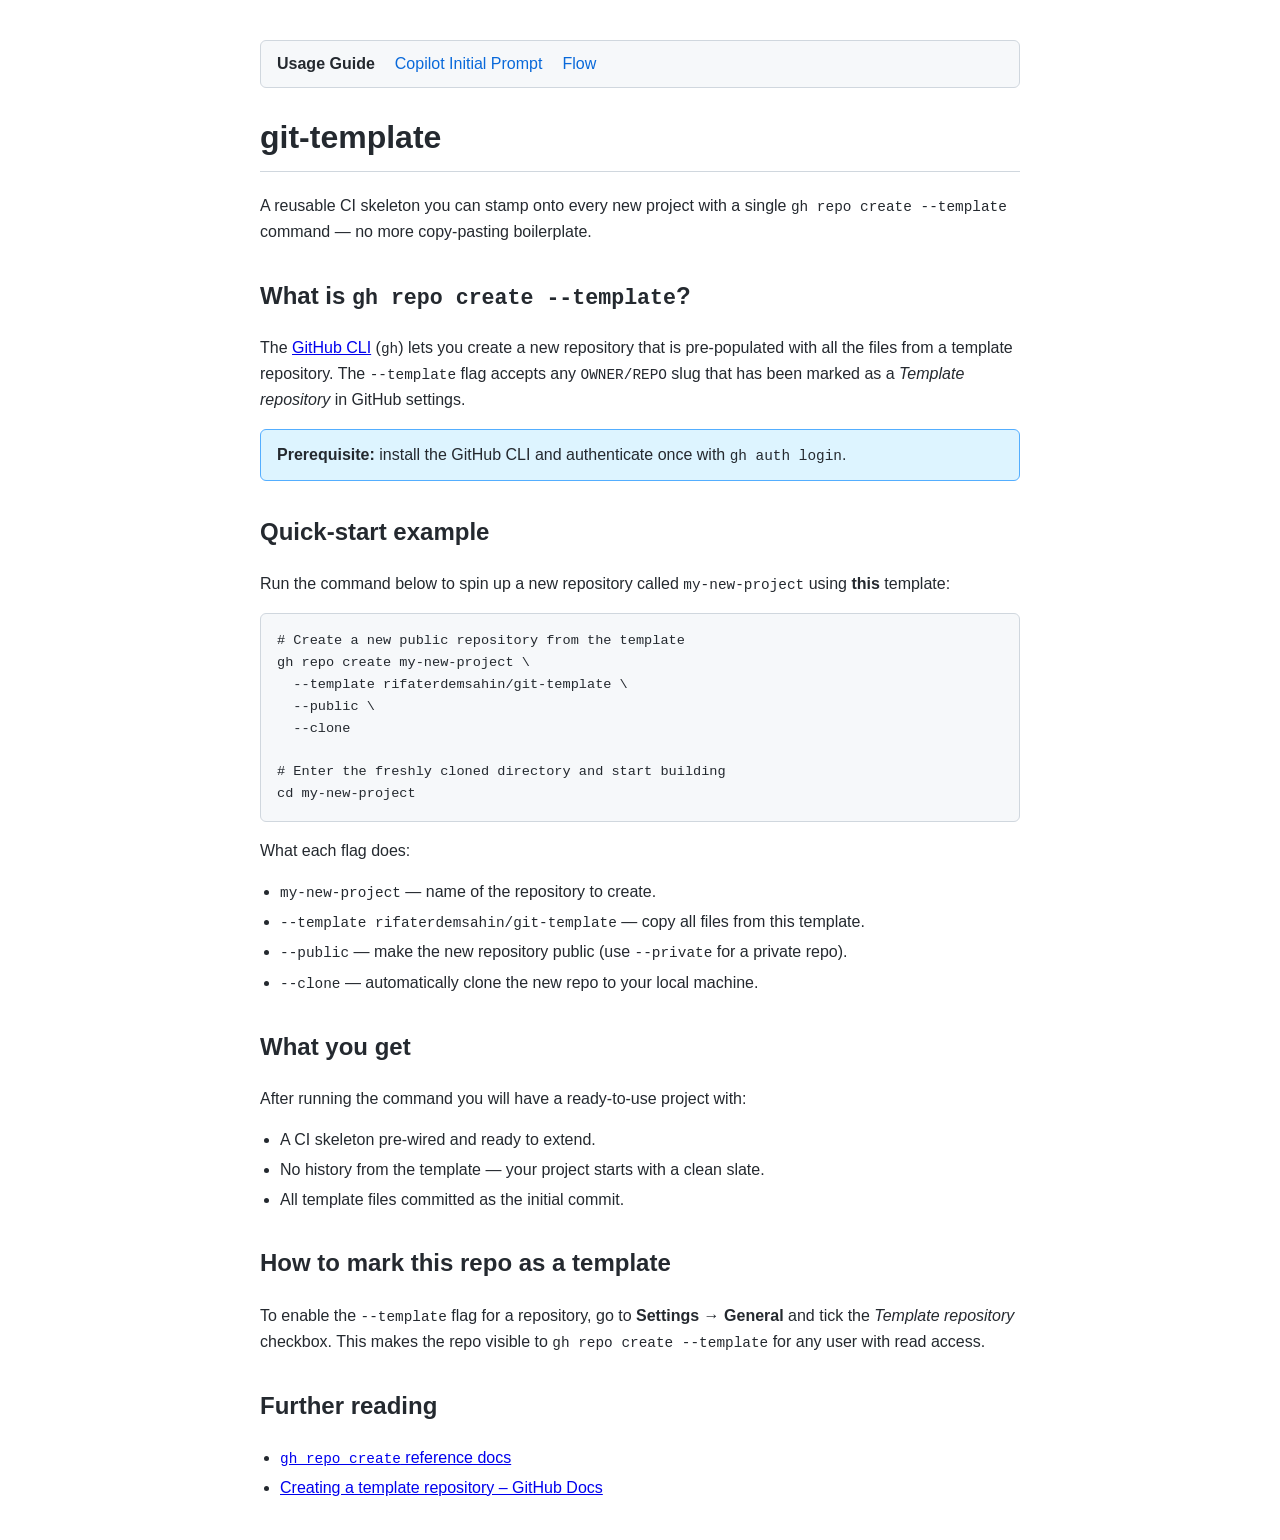
<file: index.html>
<!DOCTYPE html>
<html lang="en">
<head>
  <meta charset="UTF-8" />
  <meta name="viewport" content="width=device-width, initial-scale=1.0" />
  <title>git-template – Usage Guide</title>
  <link rel="stylesheet" href="styles.css" />
</head>
<body>

  <nav>
    <a href="index.html" class="active">Usage Guide</a>
    <a href="initial_prompt.html">Copilot Initial Prompt</a>
    <a href="flow.html">Flow</a>
  </nav>

  <h1>git-template</h1>
  <p>
    A reusable CI skeleton you can stamp onto every new project with a single
    <code>gh repo create --template</code> command — no more copy-pasting
    boilerplate.
  </p>

  <h2>What is <code>gh repo create --template</code>?</h2>
  <p>
    The <a href="https://cli.github.com/" target="_blank" rel="noopener">GitHub CLI</a>
    (<code>gh</code>) lets you create a new repository that is pre-populated
    with all the files from a template repository.  The
    <code>--template</code> flag accepts any
    <code>OWNER/REPO</code> slug that has been marked as a
    <em>Template repository</em> in GitHub settings.
  </p>

  <div class="note">
    <strong>Prerequisite:</strong> install the GitHub CLI and authenticate once
    with <code>gh auth login</code>.
  </div>

  <h2>Quick-start example</h2>
  <p>
    Run the command below to spin up a new repository called
    <code>my-new-project</code> using <strong>this</strong> template:
  </p>
  <pre><code># Create a new public repository from the template
gh repo create my-new-project \
  --template rifaterdemsahin/git-template \
  --public \
  --clone

# Enter the freshly cloned directory and start building
cd my-new-project</code></pre>

  <p>What each flag does:</p>
  <ul>
    <li><code>my-new-project</code> — name of the repository to create.</li>
    <li><code>--template rifaterdemsahin/git-template</code> — copy all files from this template.</li>
    <li><code>--public</code> — make the new repository public (use <code>--private</code> for a private repo).</li>
    <li><code>--clone</code> — automatically clone the new repo to your local machine.</li>
  </ul>

  <h2>What you get</h2>
  <p>After running the command you will have a ready-to-use project with:</p>
  <ul>
    <li>A CI skeleton pre-wired and ready to extend.</li>
    <li>No history from the template — your project starts with a clean slate.</li>
    <li>All template files committed as the initial commit.</li>
  </ul>

  <h2>How to mark this repo as a template</h2>
  <p>
    To enable the <code>--template</code> flag for a repository, go to
    <strong>Settings → General</strong> and tick the
    <em>Template repository</em> checkbox.  This makes the repo visible to
    <code>gh repo create --template</code> for any user with read access.
  </p>

  <h2>Further reading</h2>
  <ul>
    <li>
      <a href="https://cli.github.com/manual/gh_repo_create" target="_blank" rel="noopener">
        <code>gh repo create</code> reference docs
      </a>
    </li>
    <li>
      <a href="https://docs.github.com/en/repositories/creating-and-managing-repositories/creating-a-template-repository" target="_blank" rel="noopener">
        Creating a template repository – GitHub Docs
      </a>
    </li>
  </ul>

</body>
</html>
</file>
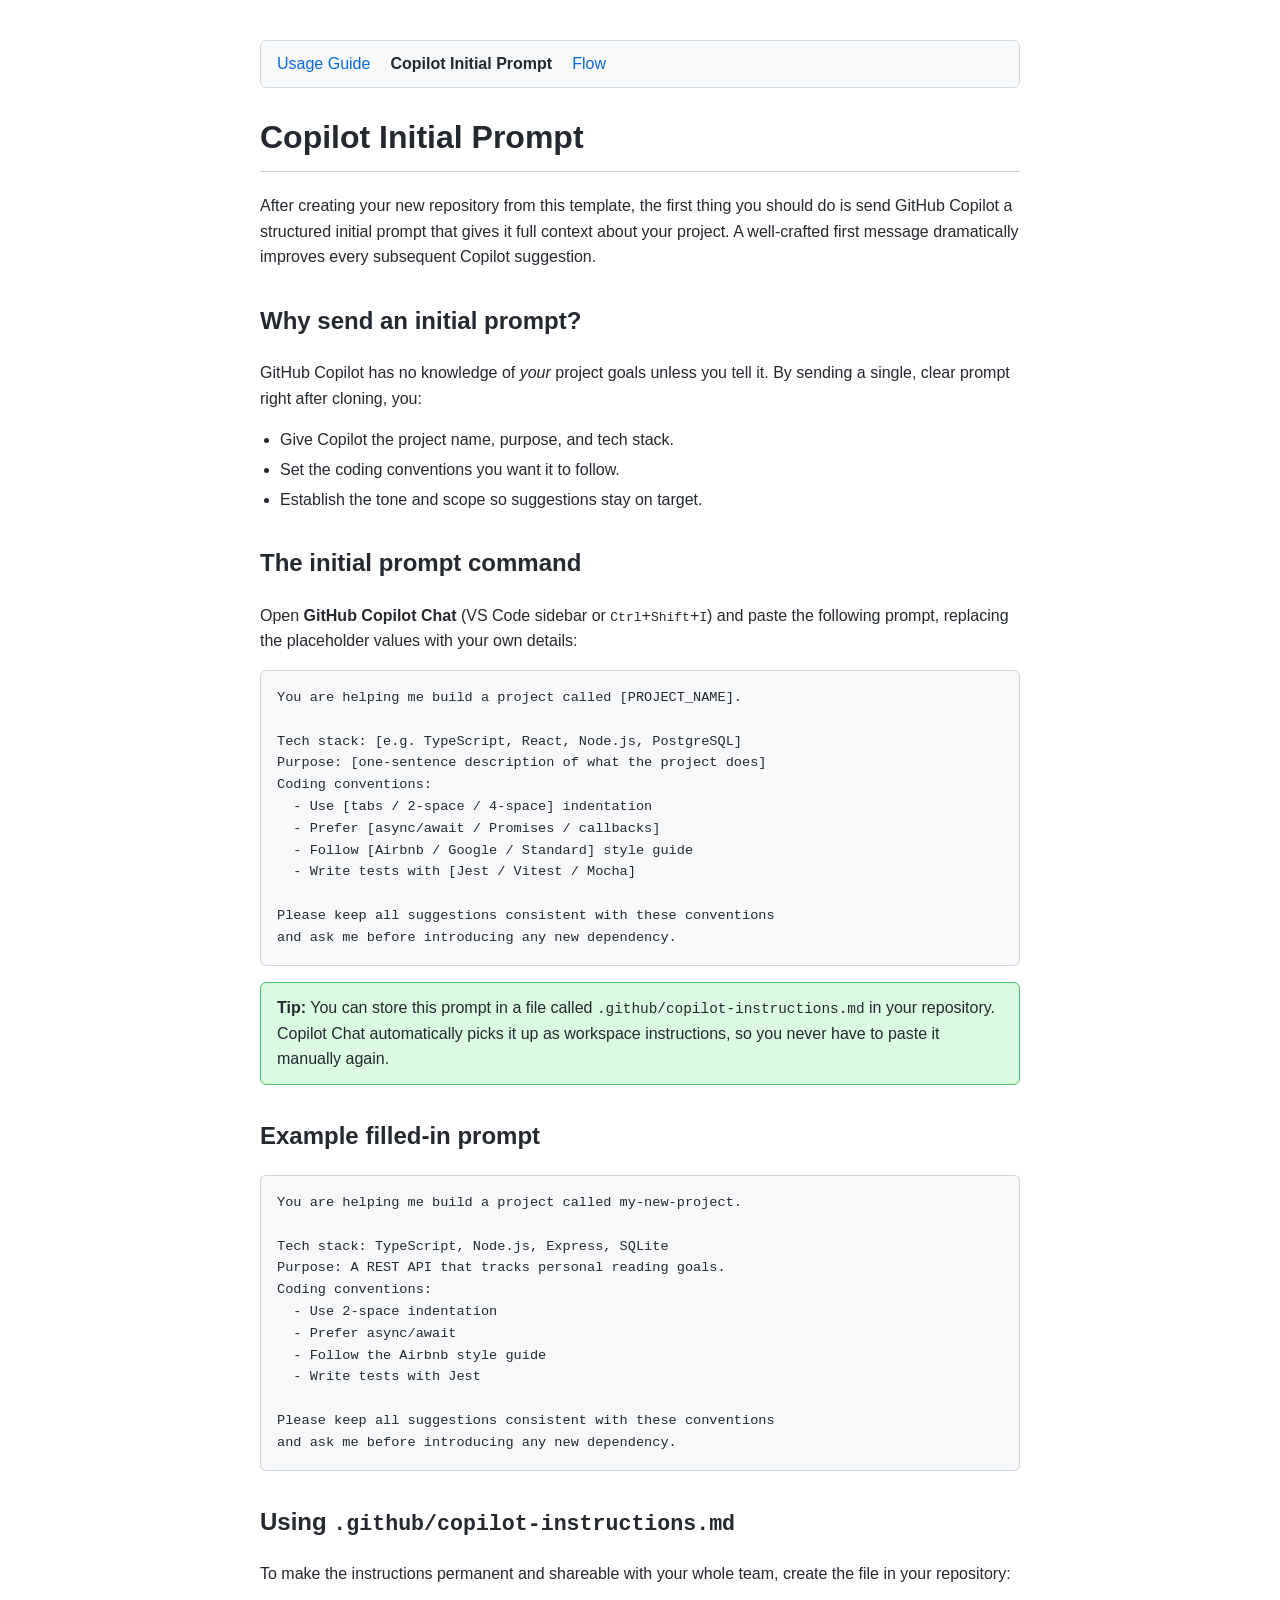
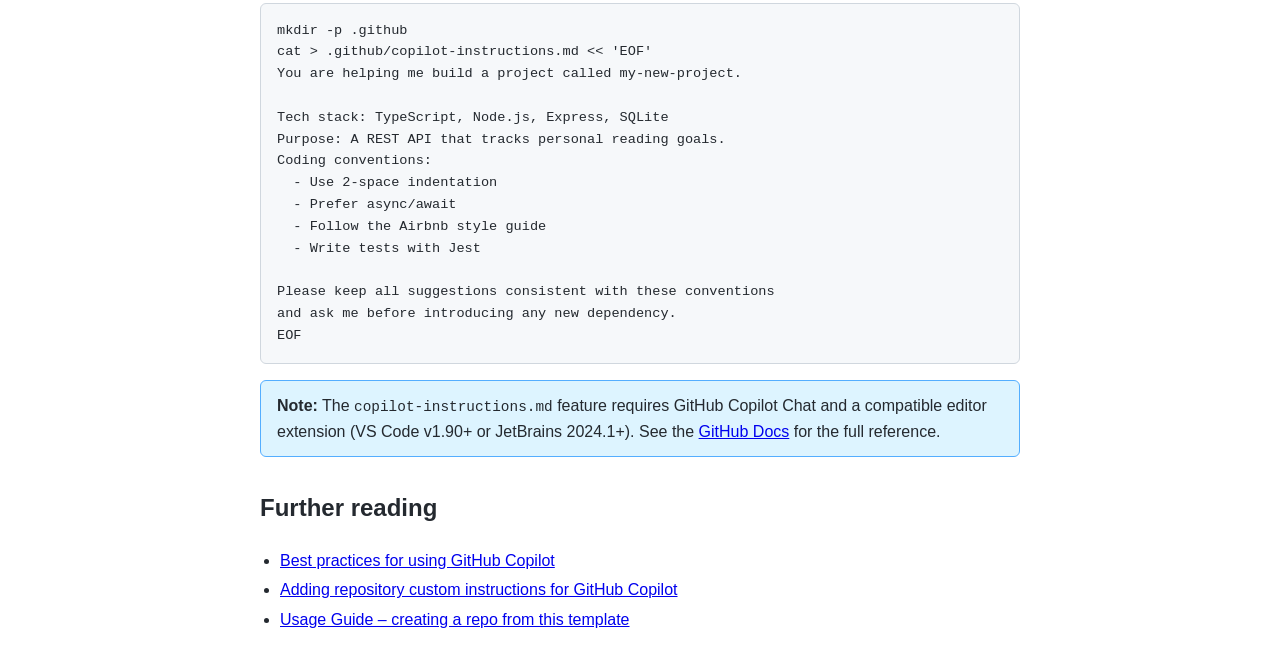
<file: initial_prompt.html>
<!DOCTYPE html>
<html lang="en">
<head>
  <meta charset="UTF-8" />
  <meta name="viewport" content="width=device-width, initial-scale=1.0" />
  <title>git-template – Copilot Initial Prompt</title>
  <link rel="stylesheet" href="styles.css" />
</head>
<body>

  <nav>
    <a href="index.html">Usage Guide</a>
    <a href="initial_prompt.html" class="active">Copilot Initial Prompt</a>
    <a href="flow.html">Flow</a>
  </nav>

  <h1>Copilot Initial Prompt</h1>
  <p>
    After creating your new repository from this template, the first thing
    you should do is send GitHub Copilot a structured initial prompt that
    gives it full context about your project.  A well-crafted first message
    dramatically improves every subsequent Copilot suggestion.
  </p>

  <h2>Why send an initial prompt?</h2>
  <p>
    GitHub Copilot has no knowledge of <em>your</em> project goals unless you
    tell it.  By sending a single, clear prompt right after cloning, you:
  </p>
  <ul>
    <li>Give Copilot the project name, purpose, and tech stack.</li>
    <li>Set the coding conventions you want it to follow.</li>
    <li>Establish the tone and scope so suggestions stay on target.</li>
  </ul>

  <h2>The initial prompt command</h2>
  <p>
    Open <strong>GitHub Copilot Chat</strong> (VS Code sidebar or
    <kbd>Ctrl</kbd>+<kbd>Shift</kbd>+<kbd>I</kbd>) and paste the following
    prompt, replacing the placeholder values with your own details:
  </p>
  <pre><code>You are helping me build a project called [PROJECT_NAME].

Tech stack: [e.g. TypeScript, React, Node.js, PostgreSQL]
Purpose: [one-sentence description of what the project does]
Coding conventions:
  - Use [tabs / 2-space / 4-space] indentation
  - Prefer [async/await / Promises / callbacks]
  - Follow [Airbnb / Google / Standard] style guide
  - Write tests with [Jest / Vitest / Mocha]

Please keep all suggestions consistent with these conventions
and ask me before introducing any new dependency.</code></pre>

  <div class="tip">
    <strong>Tip:</strong> You can store this prompt in a file called
    <code>.github/copilot-instructions.md</code> in your repository.
    Copilot Chat automatically picks it up as workspace instructions,
    so you never have to paste it manually again.
  </div>

  <h2>Example filled-in prompt</h2>
  <pre><code>You are helping me build a project called my-new-project.

Tech stack: TypeScript, Node.js, Express, SQLite
Purpose: A REST API that tracks personal reading goals.
Coding conventions:
  - Use 2-space indentation
  - Prefer async/await
  - Follow the Airbnb style guide
  - Write tests with Jest

Please keep all suggestions consistent with these conventions
and ask me before introducing any new dependency.</code></pre>

  <h2>Using <code>.github/copilot-instructions.md</code></h2>
  <p>
    To make the instructions permanent and shareable with your whole team,
    create the file in your repository:
  </p>
  <pre><code>mkdir -p .github
cat &gt; .github/copilot-instructions.md &lt;&lt; 'EOF'
You are helping me build a project called my-new-project.

Tech stack: TypeScript, Node.js, Express, SQLite
Purpose: A REST API that tracks personal reading goals.
Coding conventions:
  - Use 2-space indentation
  - Prefer async/await
  - Follow the Airbnb style guide
  - Write tests with Jest

Please keep all suggestions consistent with these conventions
and ask me before introducing any new dependency.
EOF</code></pre>

  <div class="note">
    <strong>Note:</strong> The <code>copilot-instructions.md</code> feature
    requires GitHub Copilot Chat and a compatible editor extension (VS Code
    v1.90+ or JetBrains 2024.1+).  See the
    <a href="https://docs.github.com/en/copilot/customizing-copilot/adding-repository-custom-instructions-for-github-copilot"
       target="_blank" rel="noopener">GitHub Docs</a> for the full reference.
  </div>

  <h2>Further reading</h2>
  <ul>
    <li>
      <a href="https://docs.github.com/en/copilot/using-github-copilot/best-practices-for-using-github-copilot"
         target="_blank" rel="noopener">
        Best practices for using GitHub Copilot
      </a>
    </li>
    <li>
      <a href="https://docs.github.com/en/copilot/customizing-copilot/adding-repository-custom-instructions-for-github-copilot"
         target="_blank" rel="noopener">
        Adding repository custom instructions for GitHub Copilot
      </a>
    </li>
    <li>
      <a href="index.html">Usage Guide – creating a repo from this template</a>
    </li>
  </ul>

</body>
</html>
</file>
<file: styles.css>
body {
  font-family: -apple-system, BlinkMacSystemFont, "Segoe UI", Helvetica, Arial, sans-serif;
  max-width: 760px;
  margin: 40px auto;
  padding: 0 20px;
  color: #24292f;
  line-height: 1.6;
}
h1 { border-bottom: 1px solid #d0d7de; padding-bottom: 8px; }
h2 { margin-top: 32px; }
pre {
  background: #f6f8fa;
  border: 1px solid #d0d7de;
  border-radius: 6px;
  padding: 16px;
  overflow-x: auto;
}
code { font-family: "SFMono-Regular", Consolas, "Liberation Mono", Menlo, monospace; font-size: 0.9em; }
pre code { font-size: 0.85em; }
.note {
  background: #ddf4ff;
  border: 1px solid #54aeff;
  border-radius: 6px;
  padding: 12px 16px;
  margin: 16px 0;
}
.tip {
  background: #dafbe1;
  border: 1px solid #4ac26b;
  border-radius: 6px;
  padding: 12px 16px;
  margin: 16px 0;
}
ul { padding-left: 20px; }
li { margin: 4px 0; }
nav {
  background: #f6f8fa;
  border: 1px solid #d0d7de;
  border-radius: 6px;
  padding: 10px 16px;
  margin-bottom: 24px;
  display: flex;
  gap: 20px;
}
nav a {
  color: #0969da;
  text-decoration: none;
  font-weight: 500;
}
nav a:hover { text-decoration: underline; }
nav a.active { color: #24292f; font-weight: 600; pointer-events: none; }
</file>
